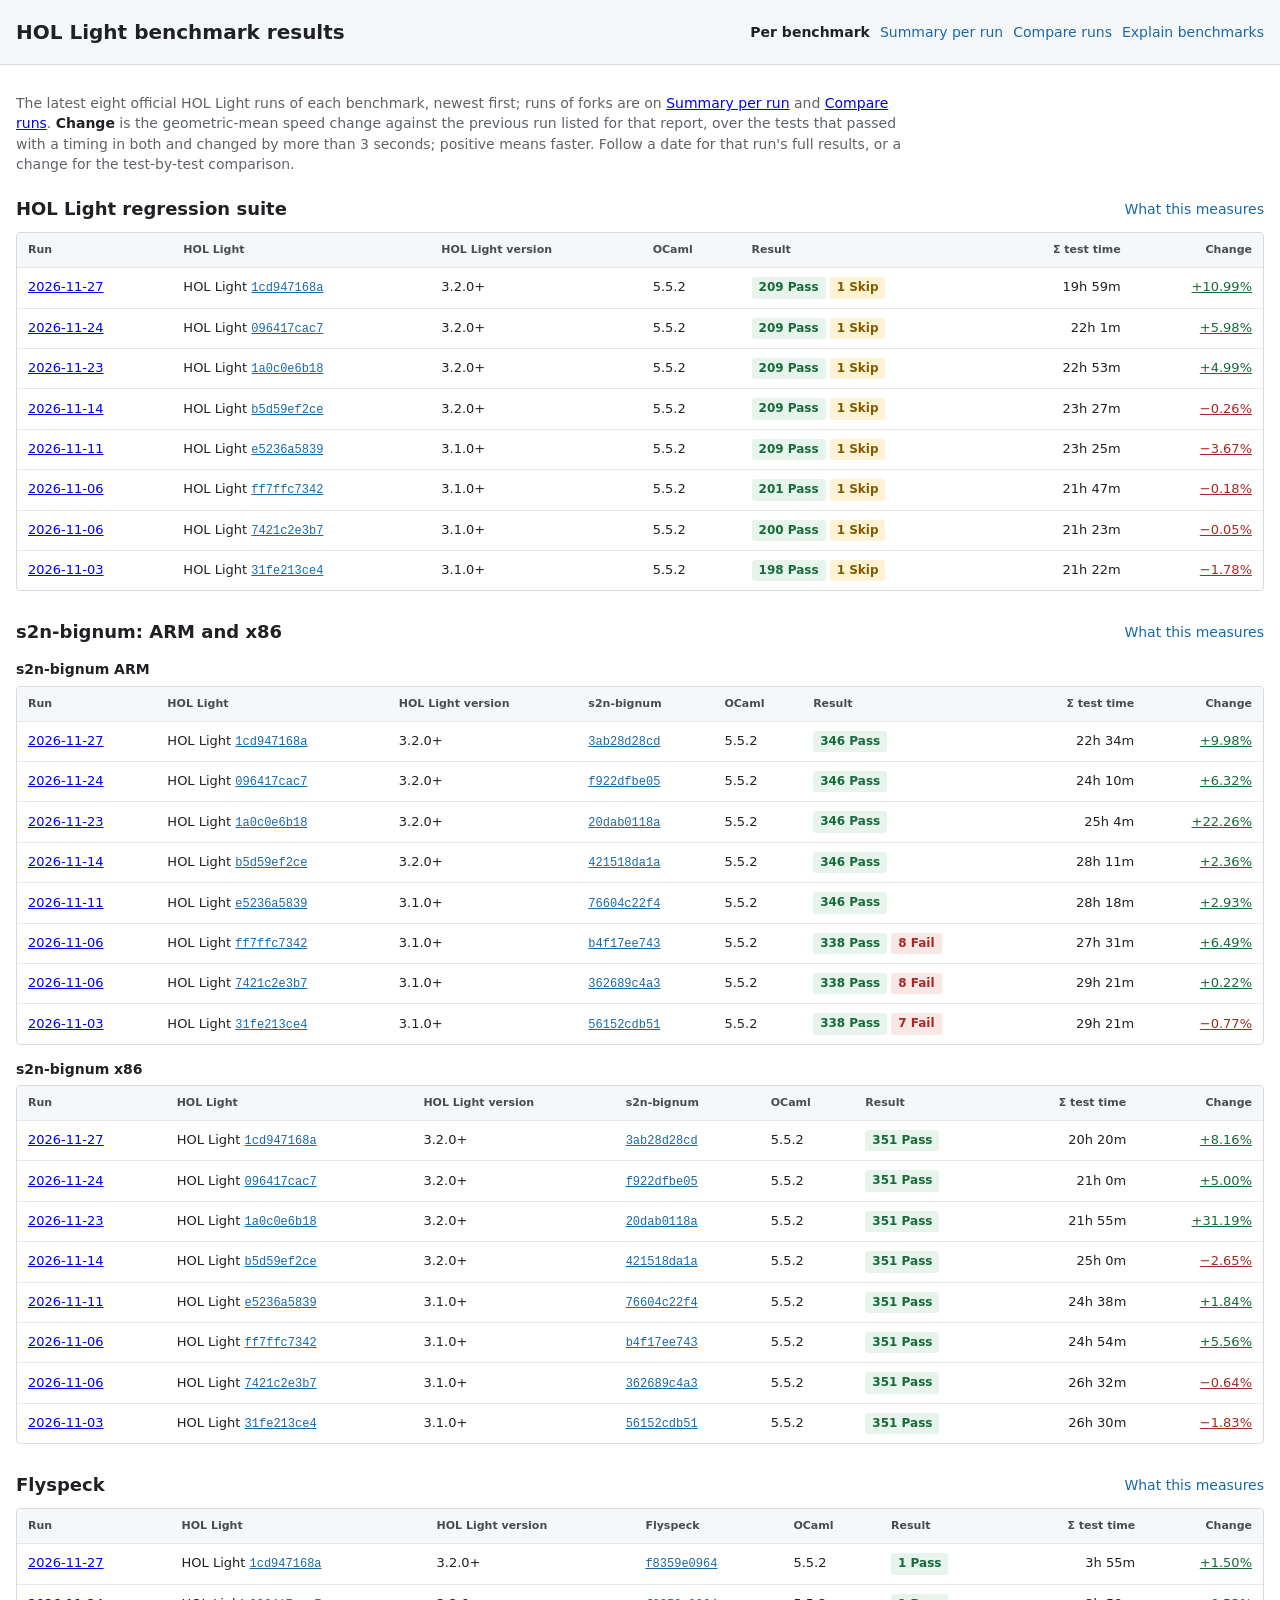
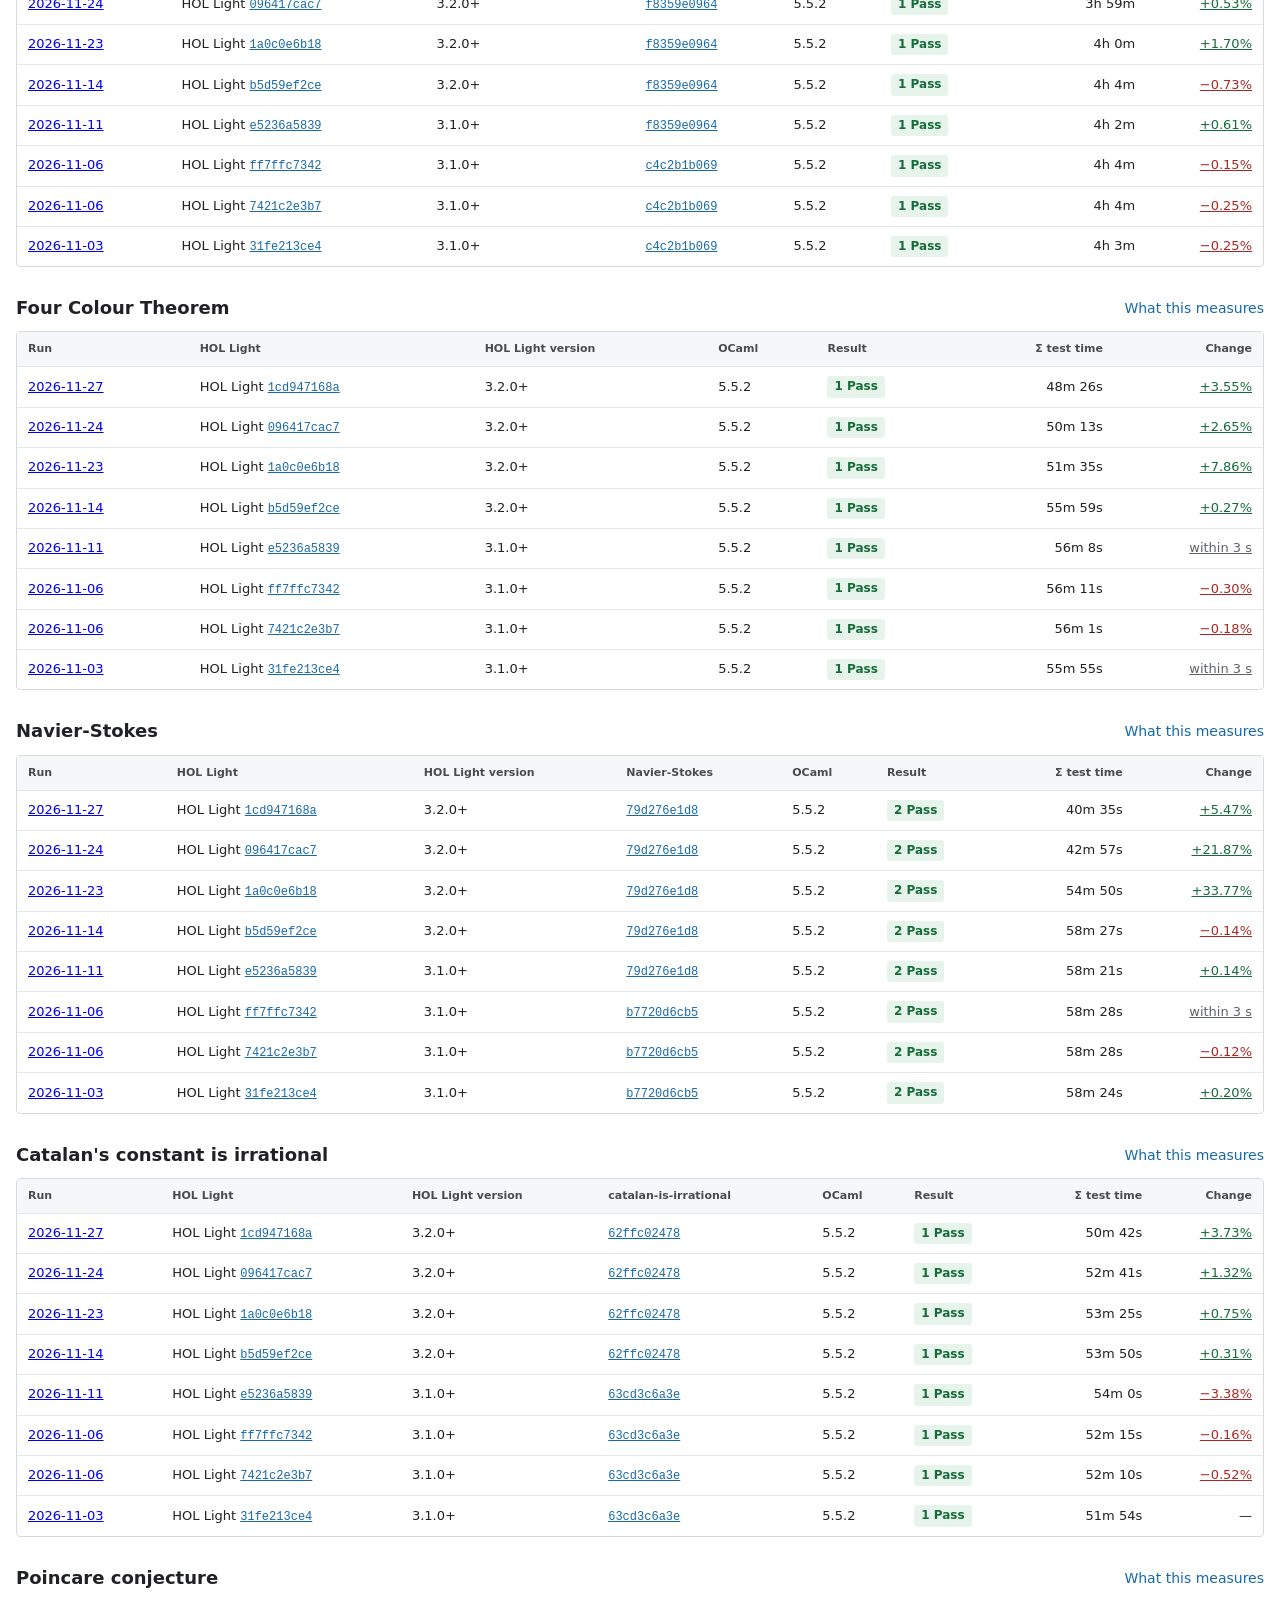
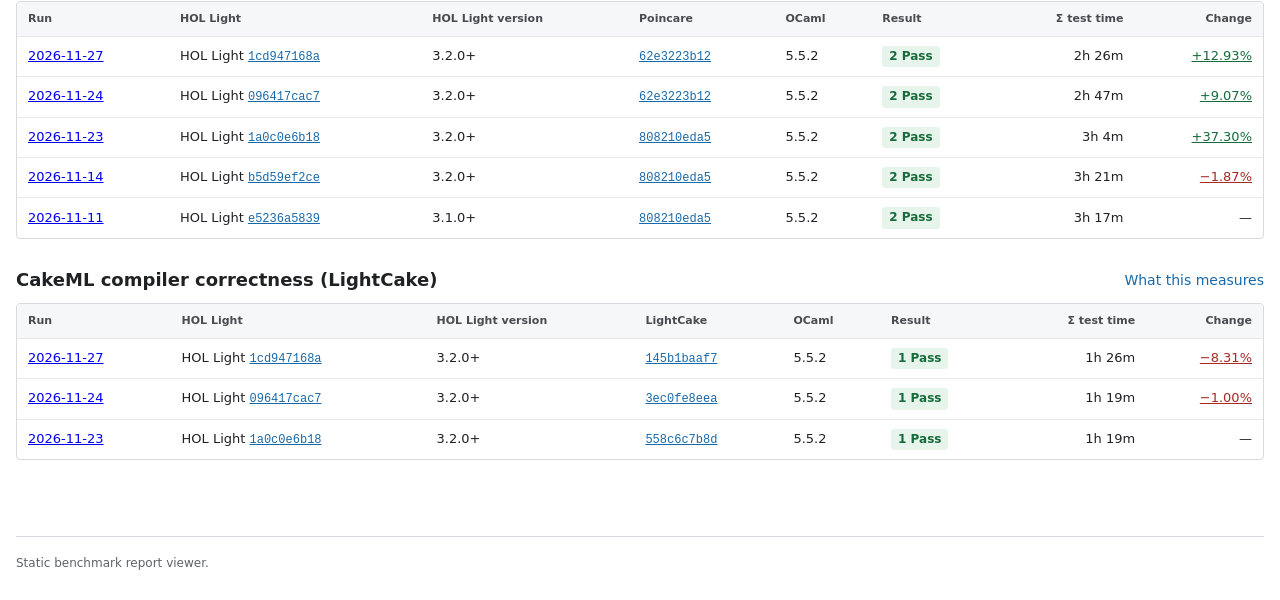
<file: index.html>
<!doctype html>
<html lang="en">
<head>
  <meta charset="utf-8">
  <meta name="viewport" content="width=device-width, initial-scale=1">
  <meta name="description" content="Latest HOL Light benchmark results for each benchmark">
  <title>HOL Light benchmark results</title>
  <link rel="stylesheet" href="styles.css">
</head>
<body>
  <header class="site-header">
    <div class="header-inner">
      <h1>HOL Light benchmark results</h1>
      <div class="header-actions">
        <nav class="site-nav" aria-label="Site navigation">
          <a class="nav-link" href="index.html" aria-current="page">Per benchmark</a>
          <a class="nav-link" href="runs.html">Summary per run</a>
          <a class="nav-link" href="compare.html">Compare runs</a>
          <a class="nav-link" href="benchmarks.html">Explain benchmarks</a>
        </nav>
      </div>
    </div>
  </header>

  <main>
    <div id="notice" class="notice" role="status" hidden></div>

    <p class="history-intro">The latest eight official HOL Light runs of each benchmark, newest first; runs of forks are on <a href="runs.html">Summary per run</a> and <a href="compare.html">Compare runs</a>. <strong>Change</strong> is the geometric-mean speed change against the previous run listed for that report, over the tests that passed with a timing in both and changed by more than 3 seconds; positive means faster. Follow a date for that run's full results, or a change for the test-by-test comparison.</p>

    <div id="benchmark-history" aria-busy="true">
      <p class="empty-results">Loading runs…</p>
    </div>
  </main>

  <footer>
    Static benchmark report viewer.
  </footer>

  <script src="benchmarks-registry.js" defer></script>
  <script src="common.js" defer></script>
  <script src="per-benchmark.js" defer></script>
</body>
</html>
</file>
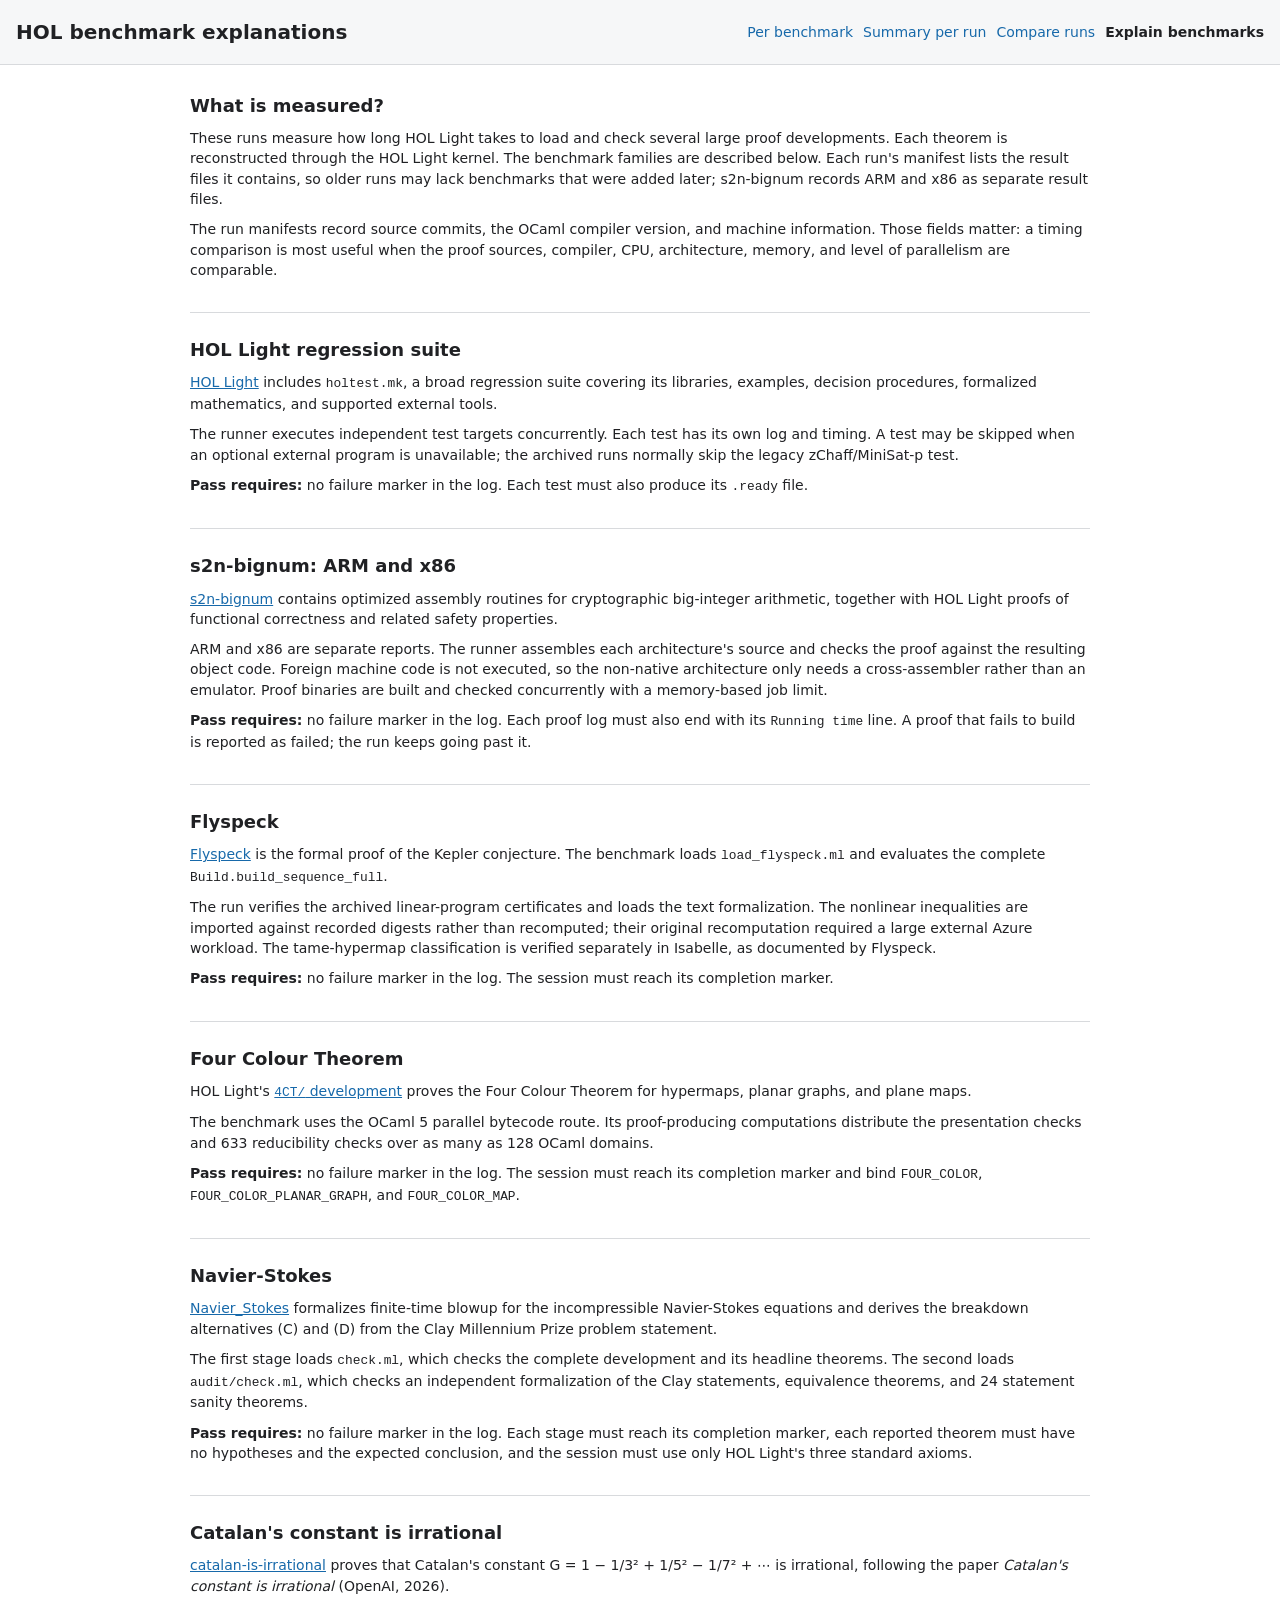
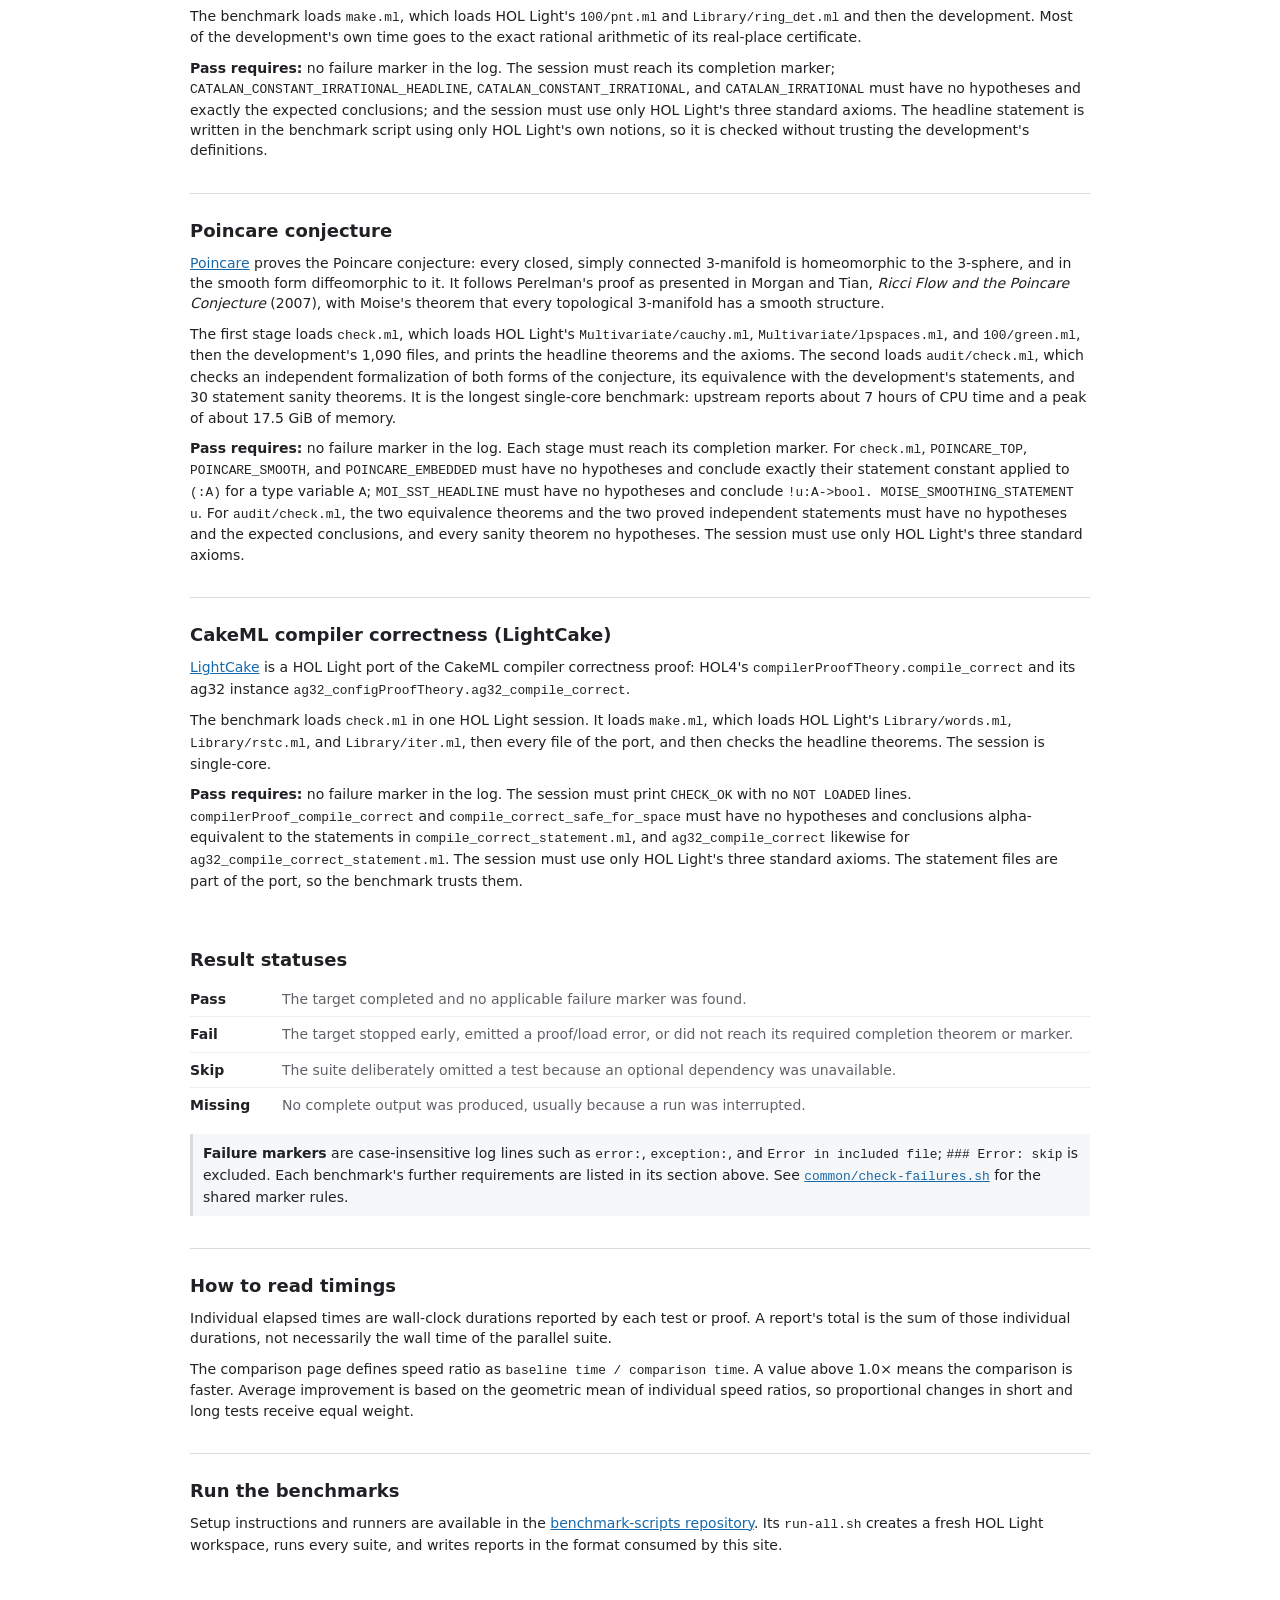
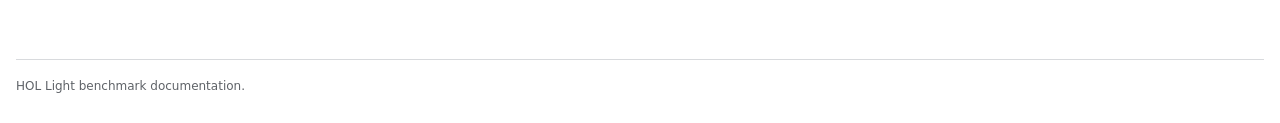
<file: benchmarks.html>
<!doctype html>
<html lang="en">
<head>
  <meta charset="utf-8">
  <meta name="viewport" content="width=device-width, initial-scale=1">
  <meta name="description" content="Explanation of the HOL Light benchmark suites">
  <title>HOL benchmark explanations</title>
  <link rel="stylesheet" href="styles.css">
</head>
<body>
  <header class="site-header">
    <div class="header-inner">
      <h1>HOL benchmark explanations</h1>
      <nav class="header-actions" aria-label="Site navigation">
        <a class="nav-link" href="index.html">Per benchmark</a>
        <a class="nav-link" href="runs.html">Summary per run</a>
        <a class="nav-link" href="compare.html">Compare runs</a>
        <a class="nav-link" href="benchmarks.html" aria-current="page">Explain benchmarks</a>
      </nav>
    </div>
  </header>

  <main class="content-page">
    <section>
      <h2>What is measured?</h2>
      <p>These runs measure how long HOL Light takes to load and check several large proof developments. Each theorem is reconstructed through the HOL Light kernel. The benchmark families are described below. Each run's manifest lists the result files it contains, so older runs may lack benchmarks that were added later; s2n-bignum records ARM and x86 as separate result files.</p>
      <p>The run manifests record source commits, the OCaml compiler version, and machine information. Those fields matter: a timing comparison is most useful when the proof sources, compiler, CPU, architecture, memory, and level of parallelism are comparable.</p>
    </section>

    <div id="benchmark-sections">
      <noscript><p>The benchmark descriptions need JavaScript. They are also in <code>benchmarks-registry.js</code>.</p></noscript>
    </div>

    <section id="statuses">
      <h2>Result statuses</h2>
      <dl class="definition-list">
        <div><dt>Pass</dt><dd>The target completed and no applicable failure marker was found.</dd></div>
        <div><dt>Fail</dt><dd>The target stopped early, emitted a proof/load error, or did not reach its required completion theorem or marker.</dd></div>
        <div><dt>Skip</dt><dd>The suite deliberately omitted a test because an optional dependency was unavailable.</dd></div>
        <div><dt>Missing</dt><dd>No complete output was produced, usually because a run was interrupted.</dd></div>
      </dl>
      <p class="status-note"><strong>Failure markers</strong> are case-insensitive log lines such as <code>error:</code>, <code>exception:</code>, and <code>Error in included file</code>; <code>### Error: skip</code> is excluded. Each benchmark's further requirements are listed in its section above. See <a href="https://github.com/hol-light-family/benchmark-scripts/blob/main/common/check-failures.sh"><code>common/check-failures.sh</code></a> for the shared marker rules.</p>
    </section>

    <section id="timing">
      <h2>How to read timings</h2>
      <p>Individual elapsed times are wall-clock durations reported by each test or proof. A report's total is the sum of those individual durations, not necessarily the wall time of the parallel suite.</p>
      <p>The comparison page defines speed ratio as <code>baseline time / comparison time</code>. A value above 1.0× means the comparison is faster. Average improvement is based on the geometric mean of individual speed ratios, so proportional changes in short and long tests receive equal weight.</p>
    </section>

    <section id="reproduce">
      <h2>Run the benchmarks</h2>
      <p>Setup instructions and runners are available in the <a href="https://github.com/hol-light-family/benchmark-scripts/">benchmark-scripts repository</a>. Its <code>run-all.sh</code> creates a fresh HOL Light workspace, runs every suite, and writes reports in the format consumed by this site.</p>
    </section>
  </main>

  <footer>HOL Light benchmark documentation.</footer>

  <script src="benchmarks-registry.js" defer></script>
  <script src="benchmarks.js" defer></script>
</body>
</html>
</file>
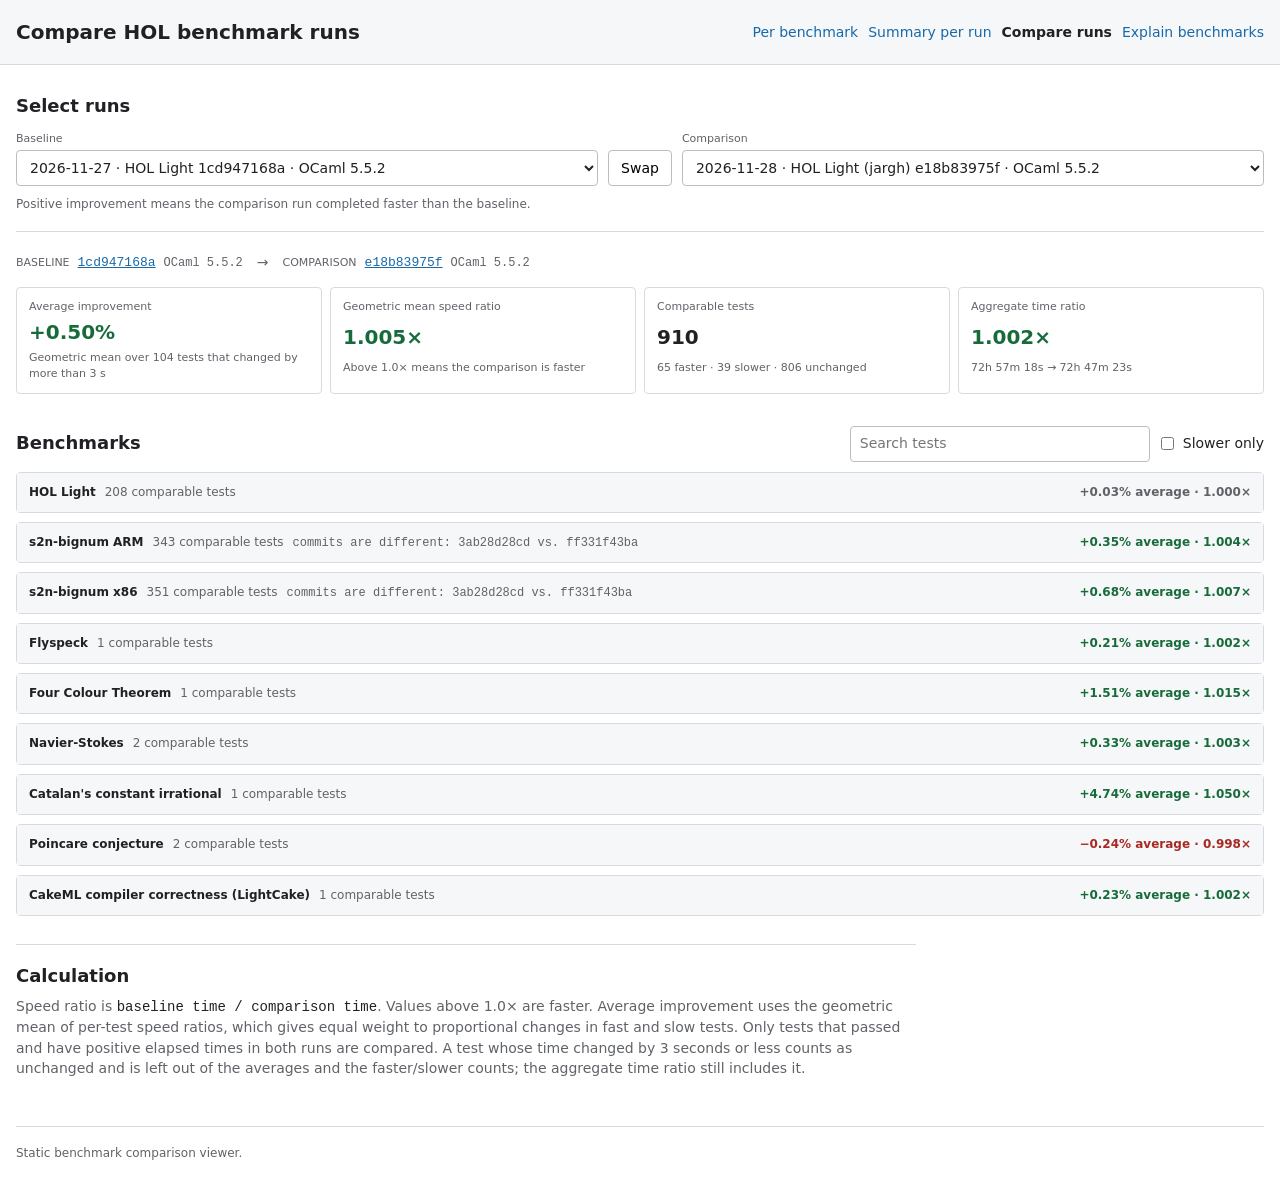
<file: compare.html>
<!doctype html>
<html lang="en">
<head>
  <meta charset="utf-8">
  <meta name="viewport" content="width=device-width, initial-scale=1">
  <meta name="description" content="Compare HOL Light benchmark performance">
  <title>Compare HOL benchmark runs</title>
  <link rel="stylesheet" href="styles.css">
</head>
<body>
  <header class="site-header">
    <div class="header-inner">
      <h1>Compare HOL benchmark runs</h1>
      <nav class="header-actions" aria-label="Site navigation">
        <a class="nav-link" href="index.html">Per benchmark</a>
        <a class="nav-link" href="runs.html">Summary per run</a>
        <a class="nav-link" href="compare.html" aria-current="page">Compare runs</a>
        <a class="nav-link" href="benchmarks.html">Explain benchmarks</a>
      </nav>
    </div>
  </header>

  <main>
    <section class="comparison-controls" aria-labelledby="comparison-title">
      <h2 id="comparison-title">Select runs</h2>
      <div class="comparison-pickers">
        <label class="run-picker" for="baseline-run">
          <span>Baseline</span>
          <select id="baseline-run" disabled><option>Loading runs…</option></select>
        </label>
        <button id="swap-runs" class="plain-button" type="button" disabled>Swap</button>
        <label class="run-picker" for="candidate-run">
          <span>Comparison</span>
          <select id="candidate-run" disabled><option>Loading runs…</option></select>
        </label>
      </div>
      <p class="comparison-direction">Positive improvement means the comparison run completed faster than the baseline.</p>
    </section>

    <div id="compare-notice" class="notice" role="status" hidden></div>

    <section id="comparison" hidden>
      <div id="comparison-heading" class="comparison-heading"></div>
      <div id="environment-warning" class="environment-warning" role="status" hidden></div>
      <div id="comparison-overall" class="comparison-overall"></div>

      <div class="section-heading comparison-filter-heading">
        <h2>Benchmarks</h2>
        <div class="filters">
          <label class="search-field">
            <span class="sr-only">Search tests</span>
            <input id="compare-search" type="search" placeholder="Search tests">
          </label>
          <label class="checkbox-control">
            <input id="regressions-only" type="checkbox">
            Slower only
          </label>
        </div>
      </div>

      <div id="benchmark-comparisons" class="benchmark-comparisons"></div>

      <section class="method-note" aria-labelledby="method-title">
        <h2 id="method-title">Calculation</h2>
        <p>Speed ratio is <code>baseline time / comparison time</code>. Values above 1.0× are faster. Average improvement uses the geometric mean of per-test speed ratios, which gives equal weight to proportional changes in fast and slow tests. Only tests that passed and have positive elapsed times in both runs are compared. A test whose time changed by 3 seconds or less counts as unchanged and is left out of the averages and the faster/slower counts; the aggregate time ratio still includes it.</p>
      </section>
    </section>

    <section id="compare-empty" class="empty-state">
      <h2>Two runs are required</h2>
      <p>Add at least two entries to <code>runs.json</code> to compare performance.</p>
    </section>
  </main>

  <footer>Static benchmark comparison viewer.</footer>

  <script src="benchmarks-registry.js" defer></script>
  <script src="common.js" defer></script>
  <script src="compare.js" defer></script>
</body>
</html>
</file>
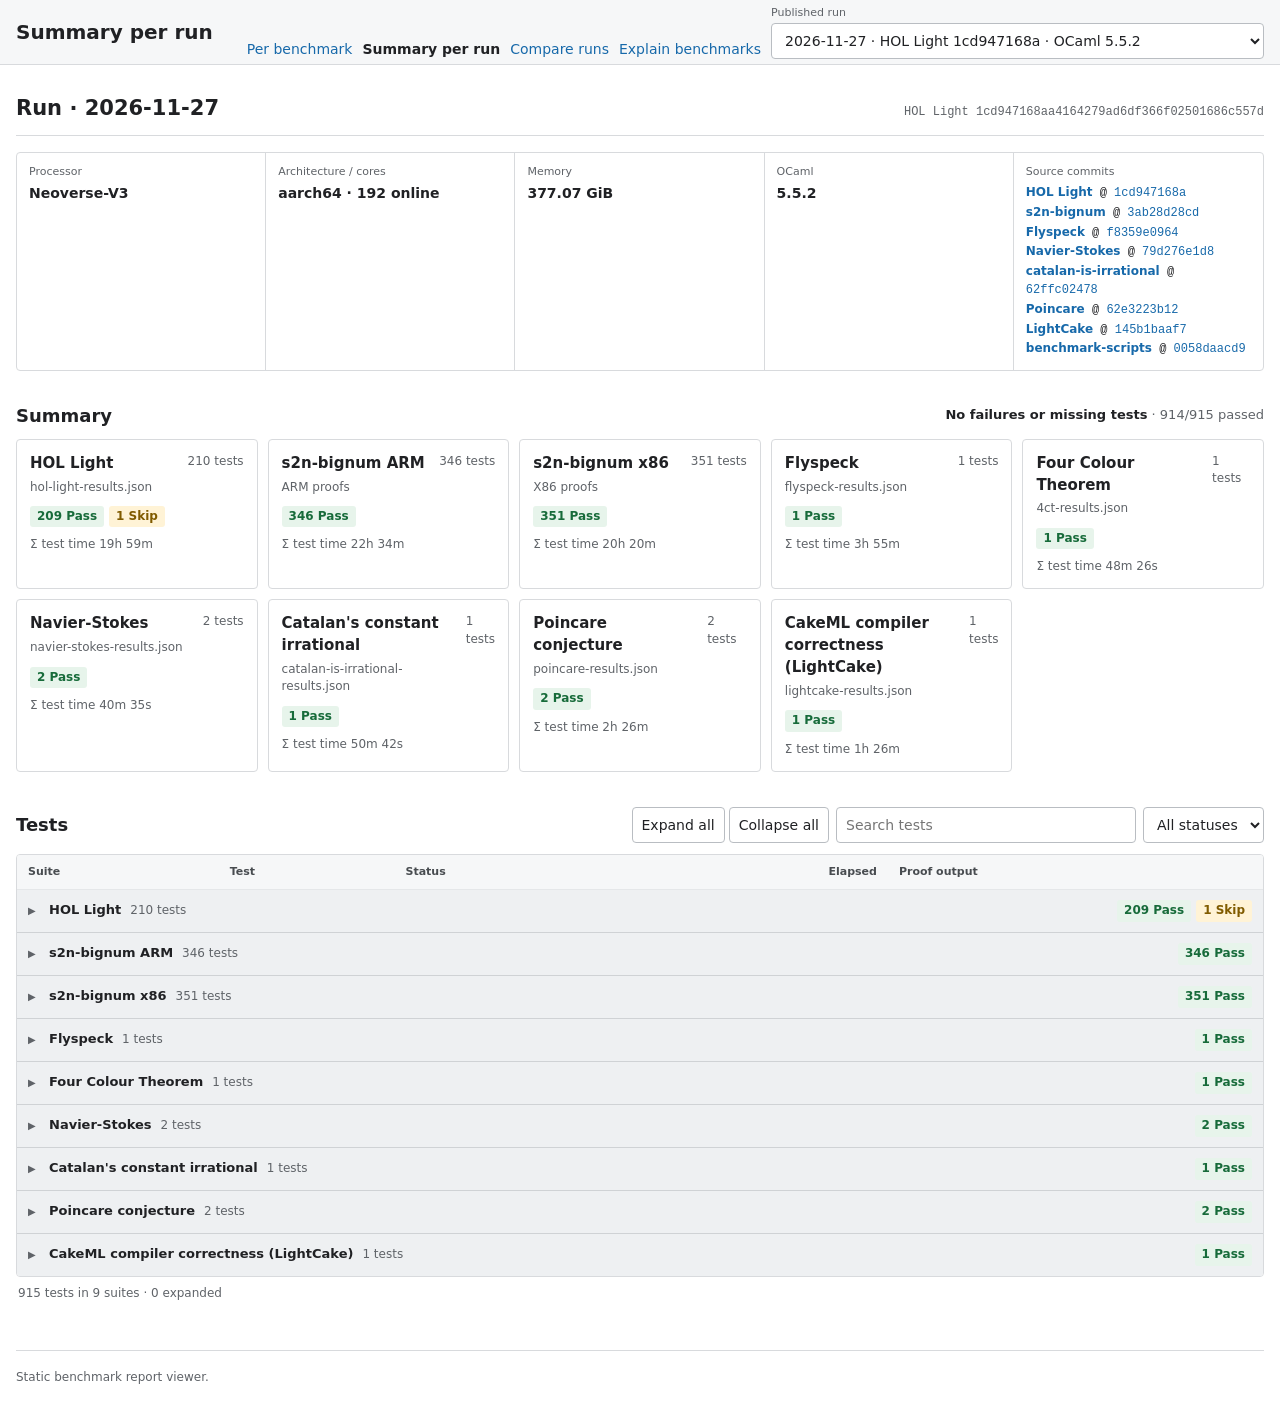
<file: runs.html>
<!doctype html>
<html lang="en">
<head>
  <meta charset="utf-8">
  <meta name="viewport" content="width=device-width, initial-scale=1">
  <meta name="description" content="HOL Light benchmark results for one run">
  <title>Summary per run · HOL Light benchmark results</title>
  <link rel="stylesheet" href="styles.css">
</head>
<body>
  <header class="site-header">
    <div class="header-inner">
      <h1>Summary per run</h1>
      <div class="header-actions">
        <nav class="site-nav" aria-label="Site navigation">
          <a class="nav-link" href="index.html">Per benchmark</a>
          <a class="nav-link" href="runs.html" aria-current="page">Summary per run</a>
          <a class="nav-link" href="compare.html">Compare runs</a>
          <a class="nav-link" href="benchmarks.html">Explain benchmarks</a>
        </nav>
        <label class="run-picker" for="run-select">
          <span>Published run</span>
          <select id="run-select" disabled>
            <option>Loading runs…</option>
          </select>
        </label>
      </div>
    </div>
  </header>

  <main>
    <div id="notice" class="notice" role="status" hidden></div>

    <section id="dashboard" hidden>
      <div id="run-heading" class="run-heading"></div>
      <div id="metadata" class="metadata-grid"></div>

      <section aria-labelledby="summary-title">
        <div class="section-heading">
          <h2 id="summary-title">Summary</h2>
          <div id="overall" class="overall"></div>
        </div>
        <div id="summary-cards" class="summary-grid"></div>
      </section>

      <section class="results-section" aria-labelledby="results-title">
        <div class="section-heading results-heading">
          <h2 id="results-title">Tests</h2>
          <div class="filters">
            <div class="fold-controls" aria-label="Suite row controls">
              <button id="expand-all" type="button">Expand all</button>
              <button id="collapse-all" type="button">Collapse all</button>
            </div>
            <label class="search-field">
              <span class="sr-only">Search tests</span>
              <input id="search" type="search" placeholder="Search tests">
            </label>
            <label>
              <span class="sr-only">Filter by status</span>
              <select id="status-filter">
                <option value="all">All statuses</option>
                <option value="fail">Failed</option>
                <option value="missing">Missing</option>
                <option value="skip">Skipped</option>
                <option value="pass">Passed</option>
              </select>
            </label>
          </div>
        </div>

        <div class="table-wrap">
          <table>
            <thead>
              <tr>
                <th>Suite</th>
                <th>Test</th>
                <th>Status</th>
                <th class="numeric">Elapsed</th>
                <th>Proof output</th>
              </tr>
            </thead>
            <tbody id="results-body"></tbody>
          </table>
          <div id="empty-results" class="empty-results" hidden>No tests match these filters.</div>
        </div>
        <p id="result-count" class="result-count"></p>
      </section>
    </section>

    <section id="empty-state" class="empty-state">
      <h2>No results loaded</h2>
      <p>Select a published run above.</p>
    </section>
  </main>

  <footer>
    Static benchmark report viewer.
  </footer>

  <script src="benchmarks-registry.js" defer></script>
  <script src="common.js" defer></script>
  <script src="runs.js" defer></script>
</body>
</html>
</file>
<file: styles.css>
:root {
  --text: #202124;
  --muted: #5f6368;
  --border: #d8dadd;
  --background: #ffffff;
  --subtle: #f6f7f8;
  --link: #1769aa;
  --pass: #176b3a;
  --pass-bg: #e7f4eb;
  --fail: #a82924;
  --fail-bg: #f9e7e5;
  --skip: #805b00;
  --skip-bg: #fff3d6;
  --missing: #44546a;
  --missing-bg: #e9edf2;
  --mono: ui-monospace, SFMono-Regular, Consolas, "Liberation Mono", monospace;
  --sans: system-ui, -apple-system, BlinkMacSystemFont, "Segoe UI", sans-serif;
}

* { box-sizing: border-box; }

body {
  margin: 0;
  color: var(--text);
  background: var(--background);
  font-family: var(--sans);
  font-size: 14px;
  line-height: 1.45;
}

button, input, select { font: inherit; }
h1, h2, h3, p { margin-top: 0; }
h1 { margin: 0; font-size: 20px; font-weight: 650; }
h2 { margin: 0; font-size: 18px; font-weight: 650; }
h3 { margin: 0 0 4px; font-size: 15px; font-weight: 650; }

.site-header {
  border-bottom: 1px solid var(--border);
  background: var(--subtle);
}

.header-inner, main, footer {
  width: min(1400px, calc(100% - 32px));
  margin: 0 auto;
}

.header-inner {
  min-height: 64px;
  display: flex;
  align-items: center;
  justify-content: space-between;
  gap: 24px;
}

.header-actions {
  display: flex;
  align-items: end;
  gap: 10px;
}

.run-picker {
  display: grid;
  gap: 3px;
}

.run-picker span {
  color: var(--muted);
  font-size: 11px;
}

select, input[type="search"] {
  min-height: 36px;
  border: 1px solid #b9bdc2;
  border-radius: 4px;
  padding: 6px 9px;
  color: var(--text);
  background: white;
}

select:focus, input:focus {
  outline: 2px solid rgba(23, 105, 170, 0.2);
  border-color: var(--link);
}

.run-picker select { min-width: 330px; }

main { padding: 28px 0 48px; }

.notice {
  margin-bottom: 20px;
  padding: 10px 12px;
  border: 1px solid #a9c9e2;
  border-radius: 4px;
  background: #eef6fc;
  color: #214f71;
}

.notice.error {
  border-color: #e0aaa6;
  background: var(--fail-bg);
  color: #762722;
}

.run-heading {
  display: flex;
  align-items: baseline;
  justify-content: space-between;
  gap: 20px;
  padding-bottom: 12px;
  border-bottom: 1px solid var(--border);
  margin-bottom: 16px;
}

.run-heading h2 { font-size: 21px; }
.run-heading p { margin: 0; color: var(--muted); font: 12px var(--mono); overflow-wrap: anywhere; }
.run-heading, .comparison-heading { flex-wrap: wrap; }
.run-notes { flex-basis: 100%; margin: 0; padding-left: 18px; color: var(--muted); font-size: 12px; }
.run-notes li + li { margin-top: 3px; }
.card-link { color: inherit; text-decoration: none; }
.card-link:hover, .card-link:focus-visible { color: var(--link); text-decoration: underline; }

.metadata-grid {
  display: grid;
  grid-template-columns: repeat(5, minmax(0, 1fr));
  border: 1px solid var(--border);
  border-radius: 4px;
  margin-bottom: 32px;
}

.meta-item {
  min-width: 0;
  padding: 11px 12px;
  border-right: 1px solid var(--border);
}

.meta-item:last-child { border-right: 0; }
.meta-label { display: block; margin-bottom: 3px; color: var(--muted); font-size: 11px; }
.meta-value { display: block; font-weight: 600; overflow-wrap: anywhere; }
.meta-value.mono { font: 12px var(--mono); }
.commit-list { margin: 0; padding: 0; list-style: none; font: 12px/1.55 var(--mono); }
.commit-list a { color: var(--link); text-decoration: none; }
.commit-list a:hover { text-decoration: underline; }
.repo-link { font-family: var(--sans); font-weight: 600; }
.commit-link { font-family: var(--mono); }

.section-heading {
  display: flex;
  align-items: center;
  justify-content: space-between;
  gap: 16px;
  margin-bottom: 10px;
}

.overall { color: var(--muted); font-size: 13px; }
.overall strong { color: var(--text); }

.summary-grid {
  display: grid;
  grid-template-columns: repeat(auto-fit, minmax(210px, 1fr));
  gap: 10px;
  margin-bottom: 34px;
}

.summary-card {
  padding: 13px;
  border: 1px solid var(--border);
  border-radius: 4px;
  background: white;
}

.card-top {
  display: flex;
  align-items: flex-start;
  justify-content: space-between;
  gap: 10px;
  margin-bottom: 10px;
}

.card-total, .card-time { color: var(--muted); font-size: 12px; }
.card-time { margin: 0; }
.card-counts { display: flex; flex-wrap: wrap; gap: 5px; margin-bottom: 9px; }

.status-pill {
  display: inline-block;
  padding: 2px 7px;
  border-radius: 3px;
  font-size: 12px;
  font-weight: 600;
  text-transform: capitalize;
  white-space: nowrap;
}

.status-pass { color: var(--pass); background: var(--pass-bg); }
.status-fail { color: var(--fail); background: var(--fail-bg); }
.status-skip { color: var(--skip); background: var(--skip-bg); }
.status-missing { color: var(--missing); background: var(--missing-bg); }

.results-section { margin-top: 4px; }
.results-heading { min-height: 38px; }
.filters { display: flex; gap: 7px; }
.search-field input { width: min(300px, 35vw); }
.fold-controls { display: flex; gap: 4px; }
.fold-controls button {
  min-height: 36px;
  padding: 6px 9px;
  border: 1px solid #b9bdc2;
  border-radius: 4px;
  color: var(--text);
  background: white;
  cursor: pointer;
}
.fold-controls button:hover { background: var(--subtle); }
.fold-controls button:disabled { color: #999; cursor: default; background: #f2f2f2; }

.table-wrap {
  border: 1px solid var(--border);
  border-radius: 4px;
  overflow: auto;
}

table { width: 100%; border-collapse: collapse; font-size: 13px; }
th, td { padding: 9px 11px; border-bottom: 1px solid #e5e7e9; text-align: left; vertical-align: top; }
th { color: #484c50; background: var(--subtle); font-size: 11px; font-weight: 650; }
th .sort-button {
  width: 100%;
  padding: 0;
  border: 0;
  color: inherit;
  background: transparent;
  font: inherit;
  text-align: inherit;
  cursor: pointer;
}
th.numeric .sort-button { text-align: right; }
th .sort-button:hover, th .sort-button.active { color: var(--link); }
.sort-indicator {
  position: relative;
  display: inline-block;
  width: 8px;
  height: 11px;
  margin-left: 5px;
  vertical-align: -2px;
  color: currentColor;
  opacity: 0.35;
}
.sort-indicator::before,
.sort-indicator::after {
  content: "";
  position: absolute;
  left: 1px;
  width: 0;
  height: 0;
  border-left: 3px solid transparent;
  border-right: 3px solid transparent;
}
.sort-indicator::before {
  top: 0;
  border-bottom: 4px solid currentColor;
}
.sort-indicator::after {
  bottom: 0;
  border-top: 4px solid currentColor;
}
.sort-button.active .sort-indicator { opacity: 1; }
.sort-button.sort-asc .sort-indicator::after { display: none; }
.sort-button.sort-desc .sort-indicator::before { display: none; }
tbody tr:last-child td { border-bottom: 0; }
tbody tr.test-row:hover { background: #fafbfc; }
.suite-group-row td { padding: 0; background: #eef0f2; border-bottom-color: #cfd2d5; }
.suite-toggle {
  width: 100%;
  min-height: 42px;
  display: flex;
  align-items: center;
  gap: 9px;
  padding: 8px 11px;
  border: 0;
  color: var(--text);
  background: transparent;
  text-align: left;
  cursor: pointer;
}
.suite-toggle:hover { background: #e6e8ea; }
.suite-toggle:disabled { cursor: default; }
.suite-arrow { width: 12px; color: var(--muted); font-size: 10px; }
.suite-title { font-weight: 700; }
.suite-count { color: var(--muted); font-size: 12px; }
.suite-statuses { display: flex; gap: 5px; margin-left: auto; }
.numeric { text-align: right; white-space: nowrap; font-variant-numeric: tabular-nums; }
.test-name { font: 12px var(--mono); overflow-wrap: anywhere; }
.suite-name { font-weight: 600; white-space: nowrap; }
.proof-list { margin: 5px 0 0; padding-left: 18px; color: var(--muted); font: 11px var(--mono); }
details summary { color: var(--link); cursor: pointer; font-size: 12px; }

.result-count { margin: 8px 2px 0; color: var(--muted); font-size: 12px; }
.empty-results, .empty-state { padding: 40px 20px; text-align: center; color: var(--muted); }
.empty-state { border: 1px solid var(--border); border-radius: 4px; background: var(--subtle); }
.empty-state h2 { margin-bottom: 7px; color: var(--text); }
.empty-state p { margin-bottom: 5px; }

footer {
  padding: 18px 0 28px;
  border-top: 1px solid var(--border);
  color: var(--muted);
  font-size: 12px;
}

.nav-link { color: var(--link); text-decoration: none; }
.nav-link:hover { text-decoration: underline; }
.site-nav { display: flex; flex-wrap: wrap; align-items: center; gap: 10px; }
.nav-link[aria-current="page"] { color: var(--text); font-weight: 600; }
.comparison-controls { padding-bottom: 18px; border-bottom: 1px solid var(--border); margin-bottom: 20px; }
.comparison-controls h2 { margin-bottom: 12px; }
.comparison-pickers { display: flex; align-items: end; gap: 10px; }
.comparison-pickers .run-picker { flex: 1; }
.comparison-pickers select { width: 100%; }
.plain-button {
  min-height: 36px;
  padding: 6px 12px;
  border: 1px solid #b9bdc2;
  border-radius: 4px;
  background: white;
  cursor: pointer;
}
.plain-button:hover { background: var(--subtle); }
.plain-button:disabled { color: #999; cursor: default; }
.comparison-direction { margin: 10px 0 0; color: var(--muted); font-size: 12px; }
.comparison-heading { display: flex; align-items: center; gap: 14px; margin-bottom: 14px; }
.comparison-run { display: flex; align-items: baseline; gap: 8px; }
.comparison-label { color: var(--muted); font-size: 11px; text-transform: uppercase; }
.comparison-arrow { color: var(--muted); }
.comparison-heading .commit-link { color: var(--link); font: 13px var(--mono); }
.comparison-runtime { color: var(--muted); font: 12px var(--mono); }
.environment-warning {
  margin-bottom: 14px;
  padding: 7px 10px;
  border: 1px solid #dfc47f;
  border-radius: 4px;
  color: #6d5007;
  background: #fff8e7;
  font-size: 12px;
}
.commit-difference { color: #6d5007; font: 12px var(--mono); }
.comparison-overall { display: grid; grid-template-columns: repeat(4, minmax(0, 1fr)); gap: 8px; margin-bottom: 32px; }
.metric-card { display: grid; gap: 3px; padding: 11px 12px; border: 1px solid var(--border); border-radius: 4px; }
.metric-label, .metric-detail { color: var(--muted); font-size: 11px; }
.metric-value { font-size: 20px; font-variant-numeric: tabular-nums; }
.perf-faster { color: var(--pass); }
.perf-slower { color: var(--fail); }
.perf-same { color: var(--muted); }
.comparison-filter-heading { margin-bottom: 10px; }
.checkbox-control { min-height: 36px; display: flex; align-items: center; gap: 6px; white-space: nowrap; }
.benchmark-comparisons { display: grid; gap: 9px; }
.comparison-suite { border: 1px solid var(--border); border-radius: 4px; background: white; }
.comparison-suite > summary {
  display: flex;
  align-items: center;
  justify-content: space-between;
  gap: 16px;
  padding: 11px 12px;
  color: var(--text);
  background: var(--subtle);
}
.comparison-summary-main { display: flex; align-items: baseline; gap: 9px; }
.comparison-summary-main span { color: var(--muted); }
.comparison-summary-metric { margin-left: auto; font-weight: 650; font-variant-numeric: tabular-nums; }
.comparison-suite-stats { display: flex; flex-wrap: wrap; gap: 18px; padding: 8px 12px; border-top: 1px solid var(--border); color: var(--muted); font-size: 12px; }
.comparison-table-wrap { border-width: 1px 0 0; border-radius: 0; }
.comparison-table .not-comparable { color: var(--muted); background: #fafafa; }
.method-note { max-width: 900px; margin-top: 28px; padding-top: 18px; border-top: 1px solid var(--border); color: var(--muted); }
.method-note h2 { margin-bottom: 7px; color: var(--text); }
.method-note p { margin: 0; }
.method-note code { font-family: var(--mono); color: var(--text); }
.content-page { width: min(900px, calc(100% - 32px)); }
.content-page section { padding: 0 0 22px; margin-bottom: 24px; border-bottom: 1px solid var(--border); }
.content-page section:last-child { border-bottom: 0; }
.content-page h2 { margin-bottom: 9px; }
.content-page p { margin-bottom: 10px; }
.content-page a { color: var(--link); }
.content-page code { font-family: var(--mono); font-size: 0.92em; }
.definition-list { margin: 0; }
.definition-list div { display: grid; grid-template-columns: 80px 1fr; gap: 12px; padding: 7px 0; border-bottom: 1px solid #eceeef; }
.definition-list div:last-child { border-bottom: 0; }
.definition-list dt { font-weight: 650; }
.definition-list dd { margin: 0; color: var(--muted); }
.status-note { margin-top: 12px; padding: 9px 10px; background: var(--subtle); border-left: 3px solid var(--border); }

.sr-only {
  position: absolute;
  width: 1px;
  height: 1px;
  padding: 0;
  margin: -1px;
  overflow: hidden;
  clip: rect(0, 0, 0, 0);
  white-space: nowrap;
  border: 0;
}

.history-intro { max-width: 900px; margin: 0 0 22px; color: var(--muted); }
.history-intro strong { color: var(--text); }
.history-benchmark { margin-bottom: 28px; }
.history-report { margin: 14px 0 6px; font-size: 14px; }
.history-table td { vertical-align: middle; }
.history-table .commit-link { color: var(--link); font: 12px var(--mono); }
.history-run { white-space: nowrap; }
.history-result .status-pill + .status-pill { margin-left: 4px; }
.history-change a { font-variant-numeric: tabular-nums; }

@media (max-width: 800px) {
  .header-inner { align-items: flex-start; padding: 12px 0; }
  .header-actions { align-items: stretch; flex-direction: column; }
  .run-picker select { min-width: min(360px, 55vw); }
  .metadata-grid { grid-template-columns: 1fr 1fr; }
  .meta-item:nth-child(2n) { border-right: 0; }
  .meta-item:nth-child(n+3) { border-top: 1px solid var(--border); }
  .meta-item:last-child { grid-column: 1 / -1; border-right: 0; }
  .results-heading { align-items: flex-start; flex-direction: column; }
  .filters { width: 100%; }
  .search-field { flex: 1; }
  .search-field input { width: 100%; }
  .comparison-overall { grid-template-columns: 1fr 1fr; }
  .comparison-filter-heading { align-items: flex-start; flex-direction: column; }
}

@media (max-width: 540px) {
  .header-inner, main, footer { width: min(100% - 20px, 1400px); }
  .header-inner { display: block; }
  h1 { margin-bottom: 12px; }
  .run-picker select { min-width: 0; width: 100%; }
  .metadata-grid { grid-template-columns: 1fr; }
  .meta-item { border-right: 0; border-bottom: 1px solid var(--border) !important; }
  .meta-item:last-child { border-bottom: 0 !important; }
  .run-heading { align-items: flex-start; flex-direction: column; }
  .filters { flex-direction: column; }
  .filters select { width: 100%; }
  .comparison-pickers { align-items: stretch; flex-direction: column; }
  .comparison-pickers .plain-button { width: 100%; }
  .comparison-heading { align-items: flex-start; flex-direction: column; }
  .comparison-arrow { transform: rotate(90deg); }
  .comparison-overall { grid-template-columns: 1fr; }
  .comparison-suite > summary { align-items: flex-start; flex-direction: column; }
  .comparison-summary-metric { margin-left: 0; }
}
</file>
